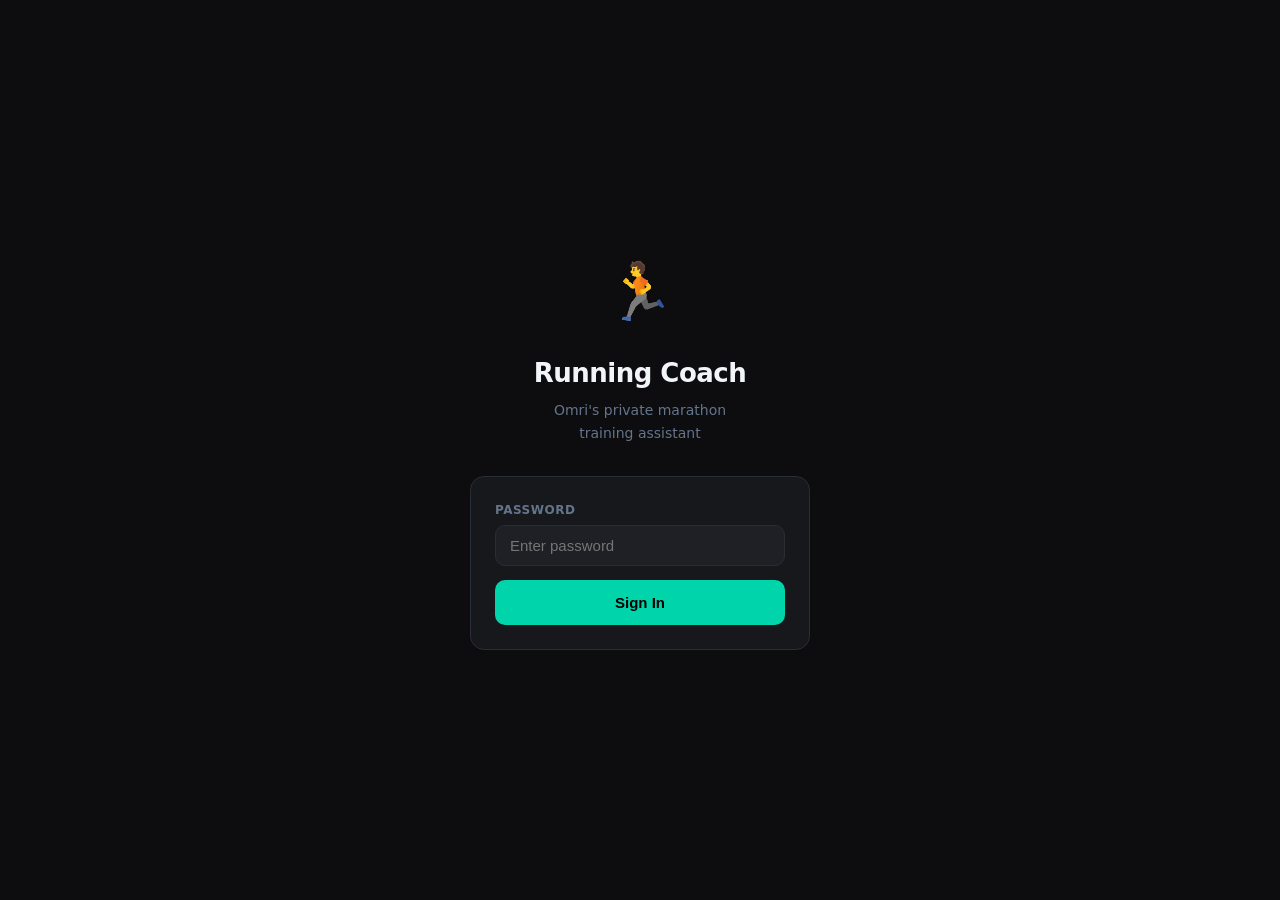
<file: frontend/index.html>
<!DOCTYPE html>
<html lang="en">
<head>
  <meta charset="UTF-8"/>
  <meta name="viewport" content="width=device-width, initial-scale=1, viewport-fit=cover"/>
  <meta name="apple-mobile-web-app-capable" content="yes"/>
  <meta name="apple-mobile-web-app-status-bar-style" content="black-translucent"/>
  <meta name="apple-mobile-web-app-title" content="Coach"/>
  <meta name="theme-color" content="#0d0d0f"/>
  <title>Running Coach</title>
  <link rel="stylesheet" href="styles.css"/>
  <link rel="manifest" href="manifest.json"/>
</head>
<body>

<!-- Login -->
<div id="login-screen" style="display:none">
  <div class="login-icon">🏃</div>
  <h1>Running Coach</h1>
  <p>Omri's private marathon<br>training assistant</p>
  <div class="login-box">
    <div class="form-group">
      <label class="form-label">Password</label>
      <input id="pw-input" class="form-input" type="password" placeholder="Enter password"
             onkeydown="if(event.key==='Enter')doLogin()"/>
    </div>
    <button class="btn btn-accent" onclick="doLogin()">Sign In</button>
    <p id="pw-error" style="color:var(--red);font-size:13px;display:none">Wrong password.</p>
  </div>
</div>

<!-- App -->
<div id="app" style="display:none">

  <!-- Sidebar (desktop only) -->
  <aside class="sidebar">
    <div class="sidebar-logo">
      <span class="sidebar-logo-icon">🏃</span>
      <span class="sidebar-logo-text">Running Coach</span>
    </div>
    <nav class="sidebar-nav">
      <button class="nav-btn active" data-nav="today">
        <svg viewBox="0 0 24 24" fill="none" stroke="currentColor" stroke-width="1.8"><path d="M3 9l9-7 9 7v11a2 2 0 01-2 2H5a2 2 0 01-2-2z"/><polyline points="9 22 9 12 15 12 15 22"/></svg>
        Today
      </button>
      <button class="nav-btn" data-nav="week">
        <svg viewBox="0 0 24 24" fill="none" stroke="currentColor" stroke-width="1.8"><rect x="3" y="4" width="18" height="18" rx="2"/><line x1="16" y1="2" x2="16" y2="6"/><line x1="8" y1="2" x2="8" y2="6"/><line x1="3" y1="10" x2="21" y2="10"/></svg>
        Week
      </button>
      <button class="nav-btn" data-nav="goals">
        <svg viewBox="0 0 24 24" fill="none" stroke="currentColor" stroke-width="1.8"><circle cx="12" cy="12" r="10"/><circle cx="12" cy="12" r="6"/><circle cx="12" cy="12" r="2"/></svg>
        Goals
      </button>
      <button class="nav-btn" data-nav="analyse">
        <svg viewBox="0 0 24 24" fill="none" stroke="currentColor" stroke-width="1.8"><polyline points="22 12 18 12 15 21 9 3 6 12 2 12"/></svg>
        Analyse
      </button>
      <button class="nav-btn" data-nav="settings">
        <svg viewBox="0 0 24 24" fill="none" stroke="currentColor" stroke-width="1.8"><circle cx="12" cy="12" r="3"/><path d="M19.4 15a1.65 1.65 0 00.33 1.82l.06.06a2 2 0 010 2.83 2 2 0 01-2.83 0l-.06-.06a1.65 1.65 0 00-1.82-.33 1.65 1.65 0 00-1 1.51V21a2 2 0 01-4 0v-.09A1.65 1.65 0 009 19.4a1.65 1.65 0 00-1.82.33l-.06.06a2 2 0 01-2.83-2.83l.06-.06A1.65 1.65 0 004.68 15a1.65 1.65 0 00-1.51-1H3a2 2 0 010-4h.09A1.65 1.65 0 004.6 9a1.65 1.65 0 00-.33-1.82l-.06-.06a2 2 0 012.83-2.83l.06.06A1.65 1.65 0 009 4.68a1.65 1.65 0 001-1.51V3a2 2 0 014 0v.09a1.65 1.65 0 001 1.51 1.65 1.65 0 001.82-.33l.06-.06a2 2 0 012.83 2.83l-.06.06A1.65 1.65 0 0019.4 9a1.65 1.65 0 001.51 1H21a2 2 0 010 4h-.09a1.65 1.65 0 00-1.51 1z"/></svg>
        Settings
      </button>
    </nav>
    <div class="sidebar-footer">Powered by Claude AI + Strava</div>
  </aside>

  <!-- Main -->
  <div class="main-area">

    <!-- Top bar (mobile) -->
    <div class="topbar">
      <div class="topbar-left">
        <div class="greeting" id="greeting">Good morning, Omri</div>
        <div class="date" id="today-date">Loading…</div>
      </div>
      <div class="topbar-right">
        <button onclick="refreshData()" title="Refresh">
          <svg width="16" height="16" viewBox="0 0 24 24" fill="none" stroke="currentColor" stroke-width="2">
            <path d="M23 4v6h-6M1 20v-6h6"/><path d="M3.51 9a9 9 0 0114.85-3.36L23 10M1 14l4.64 4.36A9 9 0 0020.49 15"/>
          </svg>
        </button>
      </div>
    </div>

    <!-- Desktop header bar -->
    <div class="desktop-header">
      <div class="desktop-header-title" id="desktop-page-title">Today</div>
      <div class="desktop-header-right">
        <span class="header-date" id="desktop-date"></span>
        <button class="header-btn" onclick="refreshData()">
          <svg viewBox="0 0 24 24" fill="none" stroke="currentColor" stroke-width="2"><path d="M23 4v6h-6M1 20v-6h6"/><path d="M3.51 9a9 9 0 0114.85-3.36L23 10M1 14l4.64 4.36A9 9 0 0020.49 15"/></svg>
          Refresh
        </button>
        <button class="header-btn" onclick="navigate('goals')">
          <svg viewBox="0 0 24 24" fill="none" stroke="currentColor" stroke-width="2"><polygon points="13 2 3 14 12 14 11 22 21 10 12 10 13 2"/></svg>
          Generate Plan
        </button>
      </div>
    </div>

    <!-- Screens -->
    <div class="screens">
      <section id="screen-today"    class="screen"><div id="today-content"><div class="spinner"></div></div></section>
      <section id="screen-week"     class="screen"><div id="week-content"><div class="spinner"></div></div></section>
      <section id="screen-goals"    class="screen"><div id="goals-content"><div class="spinner"></div></div></section>
      <section id="screen-analyse"  class="screen"><div id="analyse-content"><div class="spinner"></div></div></section>
      <section id="screen-settings" class="screen"><div id="settings-content"><div class="spinner"></div></div></section>
    </div>

    <!-- Bottom Nav (mobile) -->
    <nav class="bottom-nav">
      <button class="nav-btn active" data-nav="today">
        <svg viewBox="0 0 24 24" fill="none" stroke="currentColor" stroke-width="1.8"><path d="M3 9l9-7 9 7v11a2 2 0 01-2 2H5a2 2 0 01-2-2z"/><polyline points="9 22 9 12 15 12 15 22"/></svg>
        Today
      </button>
      <button class="nav-btn" data-nav="week">
        <svg viewBox="0 0 24 24" fill="none" stroke="currentColor" stroke-width="1.8"><rect x="3" y="4" width="18" height="18" rx="2"/><line x1="16" y1="2" x2="16" y2="6"/><line x1="8" y1="2" x2="8" y2="6"/><line x1="3" y1="10" x2="21" y2="10"/></svg>
        Week
      </button>
      <button class="nav-btn" data-nav="goals">
        <svg viewBox="0 0 24 24" fill="none" stroke="currentColor" stroke-width="1.8"><circle cx="12" cy="12" r="10"/><circle cx="12" cy="12" r="6"/><circle cx="12" cy="12" r="2"/></svg>
        Goals
      </button>
      <button class="nav-btn" data-nav="analyse">
        <svg viewBox="0 0 24 24" fill="none" stroke="currentColor" stroke-width="1.8"><polyline points="22 12 18 12 15 21 9 3 6 12 2 12"/></svg>
        Analyse
      </button>
      <button class="nav-btn" data-nav="settings">
        <svg viewBox="0 0 24 24" fill="none" stroke="currentColor" stroke-width="1.8"><circle cx="12" cy="12" r="3"/><path d="M19.4 15a1.65 1.65 0 00.33 1.82l.06.06a2 2 0 010 2.83 2 2 0 01-2.83 0l-.06-.06a1.65 1.65 0 00-1.82-.33 1.65 1.65 0 00-1 1.51V21a2 2 0 01-4 0v-.09A1.65 1.65 0 009 19.4a1.65 1.65 0 00-1.82.33l-.06.06a2 2 0 01-2.83-2.83l.06-.06A1.65 1.65 0 004.68 15a1.65 1.65 0 00-1.51-1H3a2 2 0 010-4h.09A1.65 1.65 0 004.6 9a1.65 1.65 0 00-.33-1.82l-.06-.06a2 2 0 012.83-2.83l.06.06A1.65 1.65 0 009 4.68a1.65 1.65 0 001-1.51V3a2 2 0 014 0v.09a1.65 1.65 0 001 1.51 1.65 1.65 0 001.82-.33l.06-.06a2 2 0 012.83 2.83l-.06.06A1.65 1.65 0 0019.4 9a1.65 1.65 0 001.51 1H21a2 2 0 010 4h-.09a1.65 1.65 0 00-1.51 1z"/></svg>
        Settings
      </button>
    </nav>

  </div>
</div>

<!-- Modal -->
<div class="modal-overlay" id="day-modal" onclick="if(event.target===this)closeModal()">
  <div class="modal">
    <div class="modal-handle"></div>
    <div id="day-modal-body"></div>
  </div>
</div>

<div id="toast"></div>
<script src="app.js"></script>
</body>
</html>
</file>
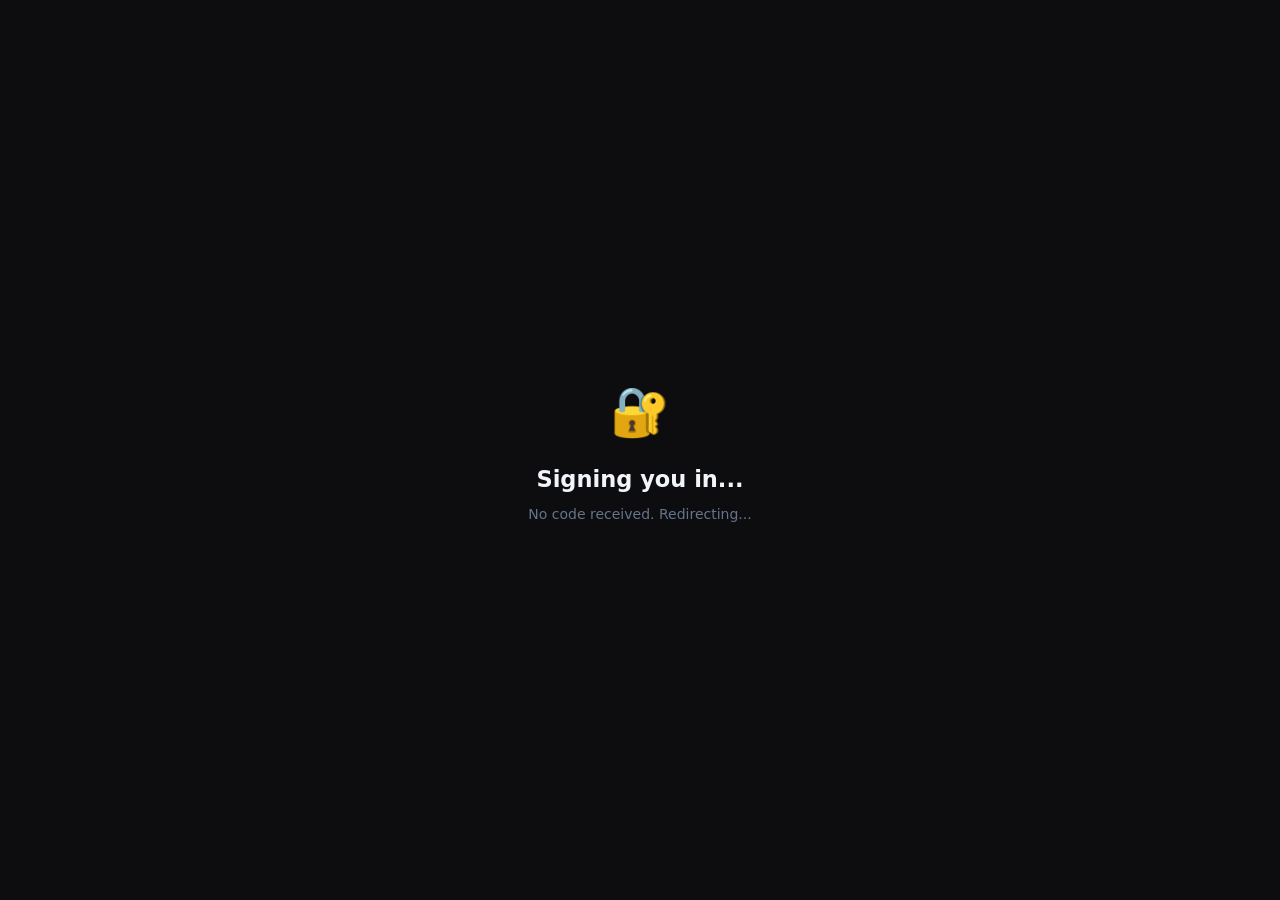
<file: frontend/callback.html>
<!DOCTYPE html>
<html>
<head>
  <meta charset="UTF-8"/>
  <meta name="viewport" content="width=device-width, initial-scale=1"/>
  <title>Signing in...</title>
  <link rel="stylesheet" href="styles.css"/>
</head>
<body style="display:flex;align-items:center;justify-content:center;height:100dvh;text-align:center;padding:24px;">
  <div>
    <div style="font-size:48px;margin-bottom:16px">🔐</div>
    <h2 style="margin-bottom:8px">Signing you in...</h2>
    <p style="color:var(--text-dim);font-size:14px" id="status">Exchanging token with GitHub...</p>
  </div>
  <script>
    const CLIENT_ID = "Iv23ctnBNtfPOe3CTu7u";
    // Use gatekeeper (open source GitHub OAuth proxy) or corsproxy
    // We use https://github.com/prose/gatekeeper compatible proxy
    const PROXY = "https://cors-anywhere.herokuapp.com/https://github.com/login/oauth/access_token";

    async function handleCallback() {
      const params = new URLSearchParams(window.location.search);
      const code = params.get("code");

      if (!code) {
        document.getElementById("status").textContent = "No code received. Redirecting...";
        setTimeout(() => window.location.href = "/login.html", 2000);
        return;
      }

      try {
        // Exchange code for token via proxy
        const res = await fetch(PROXY, {
          method: "POST",
          headers: {
            "Content-Type": "application/json",
            "Accept": "application/json",
            "Origin": window.location.origin,
          },
          body: JSON.stringify({
            client_id: CLIENT_ID,
            // Client secret cannot be in frontend — use gatekeeper instead
            code,
          }),
        });

        if (!res.ok) throw new Error("Proxy failed");
        const data = await res.json();

        if (data.access_token) {
          // Get username
          const userRes = await fetch("https://api.github.com/user", {
            headers: { Authorization: `token ${data.access_token}` }
          });
          const user = await userRes.json();

          localStorage.setItem("gh_access_token", data.access_token);
          localStorage.setItem("gh_user", user.login);

          document.getElementById("status").textContent = `Welcome ${user.login}! Redirecting...`;
          setTimeout(() => window.location.href = "/index.html", 500);
        } else {
          throw new Error(data.error_description || "No token received");
        }
      } catch (e) {
        document.getElementById("status").textContent = `Error: ${e.message}`;
      }
    }

    handleCallback();
  </script>
</body>
</html>
</file>
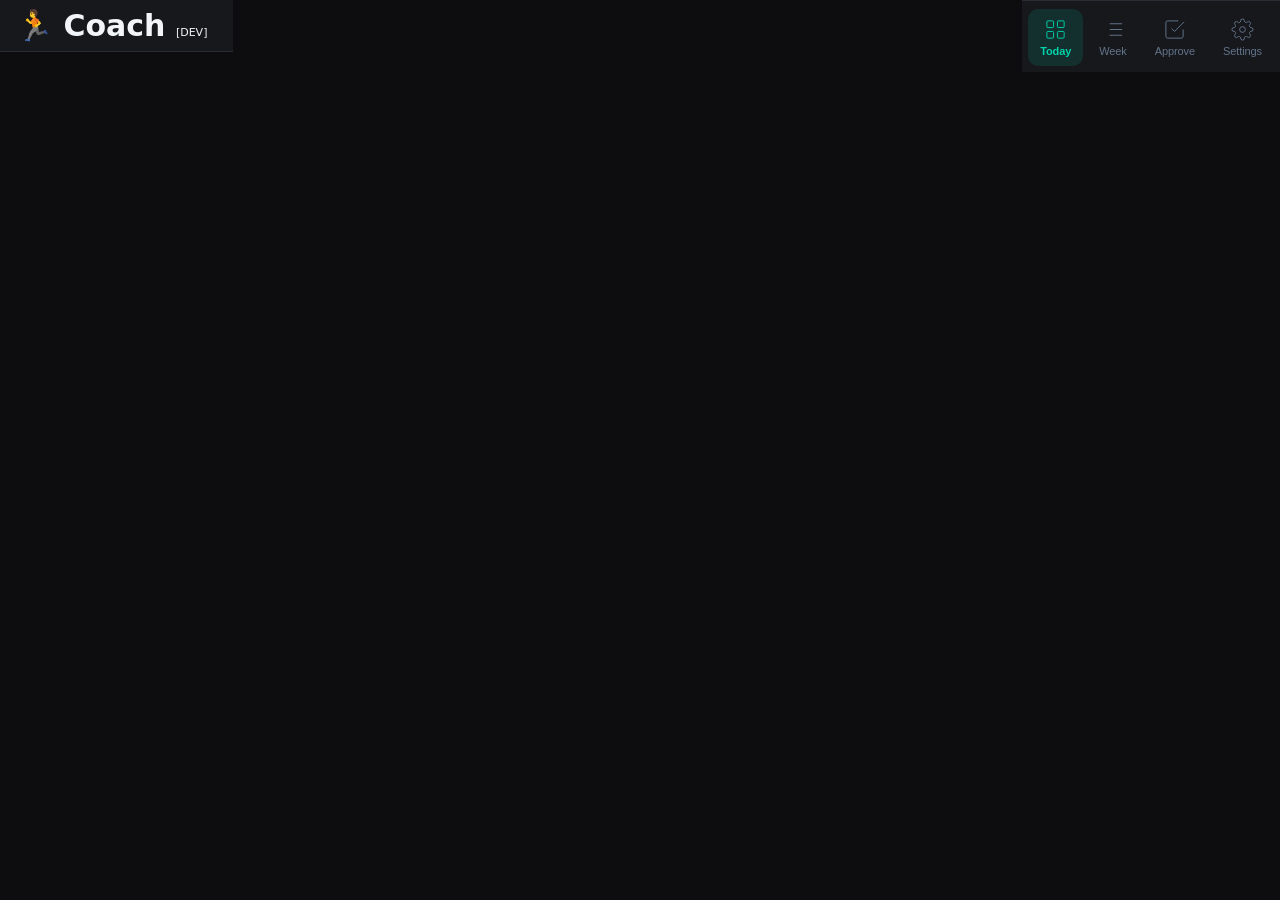
<file: frontend/dev.html>
<!DOCTYPE html>
<html lang="en">
<head>
  <meta charset="UTF-8" />
  <meta name="viewport" content="width=device-width, initial-scale=1, viewport-fit=cover" />
  <meta name="apple-mobile-web-app-capable" content="yes" />
  <meta name="apple-mobile-web-app-status-bar-style" content="black-translucent" />
  <meta name="apple-mobile-web-app-title" content="Coach" />
  <meta name="theme-color" content="#0f0f13" />
  <title>Running Coach [DEV]</title>
  <link rel="stylesheet" href="styles.css" />
</head>
<body>

<div id="app">
  <header class="topbar">
    <h1>🏃 Coach <span style="font-size:11px;color:var(--accent-orange);font-weight:500">[DEV]</span></h1>
    <div style="display:flex;align-items:center;gap:10px">
      <span id="user-display" style="font-size:13px;color:var(--text-dim)"></span>
      <div class="status-dot"></div>
    </div>
  </header>

  <div class="screens">
    <section id="screen-dashboard" class="screen"><div id="dashboard-content"><div class="spinner"></div></div></section>
    <section id="screen-week"      class="screen"><div id="week-content"><div class="spinner"></div></div></section>
    <section id="screen-approve"   class="screen"><div id="approve-content"><div class="spinner"></div></div></section>
    <section id="screen-settings"  class="screen">
      <div class="card">
        <div class="card-title">Dev Mode</div>
        <p style="font-size:14px;line-height:1.6;color:var(--text-dim)">
          Auth is bypassed. Plan loaded from <code>../data/plan.json</code>.<br>
          This file is for local/Codespace testing only — not deployed.
        </p>
      </div>
      <div class="card">
        <div class="card-title">Training Config</div>
        <div style="font-size:14px;color:var(--text-dim);line-height:2">
          <div>Goal: <strong style="color:var(--text)">Marathon</strong></div>
          <div>Weekly budget: <strong style="color:var(--text)">~7 hours</strong></div>
          <div>Methodology: <strong style="color:var(--text)">Polarized (80/20)</strong></div>
        </div>
      </div>
      <button class="btn btn-ghost" onclick="refreshData()" style="margin-top:4px">🔄 Reload plan.json</button>
    </section>
  </div>

  <nav class="bottom-nav">
    <button class="nav-btn active" data-nav="dashboard">
      <svg viewBox="0 0 24 24" fill="none" stroke="currentColor"><rect x="3" y="3" width="7" height="7" rx="1"/><rect x="14" y="3" width="7" height="7" rx="1"/><rect x="3" y="14" width="7" height="7" rx="1"/><rect x="14" y="14" width="7" height="7" rx="1"/></svg>
      Today
    </button>
    <button class="nav-btn" data-nav="week">
      <svg viewBox="0 0 24 24" fill="none" stroke="currentColor"><path d="M8 6h13M8 12h13M8 18h13M3 6h.01M3 12h.01M3 18h.01"/></svg>
      Week
    </button>
    <button class="nav-btn" data-nav="approve">
      <svg viewBox="0 0 24 24" fill="none" stroke="currentColor"><path d="M9 11l3 3L22 4"/><path d="M21 12v7a2 2 0 01-2 2H5a2 2 0 01-2-2V5a2 2 0 012-2h11"/></svg>
      Approve
    </button>
    <button class="nav-btn" data-nav="settings">
      <svg viewBox="0 0 24 24" fill="none" stroke="currentColor"><circle cx="12" cy="12" r="3"/><path d="M19.4 15a1.65 1.65 0 00.33 1.82l.06.06a2 2 0 010 2.83 2 2 0 01-2.83 0l-.06-.06a1.65 1.65 0 00-1.82-.33 1.65 1.65 0 00-1 1.51V21a2 2 0 01-4 0v-.09A1.65 1.65 0 009 19.4a1.65 1.65 0 00-1.82.33l-.06.06a2 2 0 01-2.83-2.83l.06-.06A1.65 1.65 0 004.68 15a1.65 1.65 0 00-1.51-1H3a2 2 0 010-4h.09A1.65 1.65 0 004.6 9a1.65 1.65 0 00-.33-1.82l-.06-.06a2 2 0 012.83-2.83l.06.06A1.65 1.65 0 009 4.68a1.65 1.65 0 001-1.51V3a2 2 0 014 0v.09a1.65 1.65 0 001 1.51 1.65 1.65 0 001.82-.33l.06-.06a2 2 0 012.83 2.83l-.06.06A1.65 1.65 0 0019.4 9a1.65 1.65 0 001.51 1H21a2 2 0 010 4h-.09a1.65 1.65 0 00-1.51 1z"/></svg>
      Settings
    </button>
  </nav>
</div>

<div class="modal-overlay" id="day-modal" onclick="if(event.target===this)closeModal()">
  <div class="modal" id="day-modal-content"></div>
</div>

<div id="toast" style="position:fixed;bottom:calc(var(--nav-h) + 20px);left:50%;transform:translateX(-50%);background:#333;color:white;padding:10px 20px;border-radius:99px;font-size:14px;font-weight:500;opacity:0;transition:opacity 0.2s;pointer-events:none;white-space:nowrap;z-index:200;"></div>
<style>#toast.show{opacity:1;}</style>

<script>
const GITHUB_REPO = "omrisi37/mygarmin";

// Mock plan injected directly — no file fetch needed
const MOCK_PLAN = {
  "week_number":1,"phase":"Base Building",
  "weekly_summary":"First week back — building aerobic base with controlled volume. Focus is on easy effort and consistency, not speed.",
  "total_distance_km":52,"aerobic_percent":82,"anaerobic_percent":18,
  "status":"pending_approval","generated_at":"2026-06-25T07:00:00Z",
  "garmin_summary":{"runs":5,"distance_km":48.3,"duration_hours":6.1},
  "garmin_averages":{"distance_per_run_km":9.7,"avg_hr":148,"latest_vo2_max":54},
  "coaching_notes":"Your last 14 days show solid aerobic volume (48 km across 5 runs) with average HR well in Zone 2. VO2 max holding at 54. No fatigue flags. Ready to add one quality session this week.",
  "recovery_flags":[],
  "next_week_preview":"If this week goes well, we'll introduce a longer tempo interval and bump long run to 20 km.",
  "days":[
    {"day":"Monday","date":"2026-06-29","workout_type":"Rest","title":"Full Recovery","distance_km":0,"duration_min":0,"intensity":"Rest","hr_zone":null,"description":"Complete rest. Prioritize 8+ hours sleep and good nutrition.","key_focus":"Recovery","notes":""},
    {"day":"Tuesday","date":"2026-06-30","workout_type":"Easy Run","title":"Easy Aerobic Base","distance_km":10,"duration_min":65,"intensity":"Easy","hr_zone":"Zone 2","description":"Conversational pace the whole way. If you can't speak in full sentences, slow down.","key_focus":"Aerobic base, fat adaptation","notes":"Run by HR (130–145 bpm), not pace."},
    {"day":"Wednesday","date":"2026-07-01","workout_type":"Tempo","title":"Threshold Intervals","distance_km":12,"duration_min":72,"intensity":"Tempo","hr_zone":"Zone 4","description":"Warm up 15 min easy → 3 × 10 min at threshold with 3 min easy recovery → cool down 10 min.","key_focus":"Lactate threshold development","notes":"Target pace: ~4:15–4:30/km."},
    {"day":"Thursday","date":"2026-07-02","workout_type":"Easy Run","title":"Recovery Jog","distance_km":8,"duration_min":52,"intensity":"Easy","hr_zone":"Zone 1-2","description":"Very easy effort. Purpose is active recovery from Wednesday's intervals.","key_focus":"Active recovery","notes":"If legs feel heavy, shorten to 5 km."},
    {"day":"Friday","date":"2026-07-03","workout_type":"Rest","title":"Rest Day","distance_km":0,"duration_min":0,"intensity":"Rest","hr_zone":null,"description":"Full rest. Prepare for the weekend runs.","key_focus":"Recovery","notes":""},
    {"day":"Saturday","date":"2026-07-04","workout_type":"Easy Run","title":"Medium Long Run","distance_km":14,"duration_min":90,"intensity":"Easy","hr_zone":"Zone 2","description":"Steady easy effort from start to finish. Bring water. Fuel if going past 75 min.","key_focus":"Aerobic endurance","notes":"Keep HR under 150 bpm."},
    {"day":"Sunday","date":"2026-07-05","workout_type":"Long Run","title":"Long Run with Marathon Finish","distance_km":18,"duration_min":120,"intensity":"Long Run","hr_zone":"Zone 2","description":"Easy for first 13 km, then last 5 km at marathon goal pace (~4:45–5:00/km). Practice race fueling.","key_focus":"Marathon-specific endurance","notes":"Gel at 45 min and 80 min."}
  ]
};

// Override fetchPlan to return mock data instantly
async function fetchPlan() { return MOCK_PLAN; }

function checkAuth() { return { token: "dev", user: "omrisi37" }; }
function logout() { alert("No auth in dev mode."); }
function approveAndSync() { showToast("🚫 Approve disabled in dev mode"); }
function triggerManualGenerate() { showToast("🚫 Disabled in dev mode"); }
function getGithubToken() { return null; }
</script>
<script src="app.js"></script>
</body>
</html>
</file>
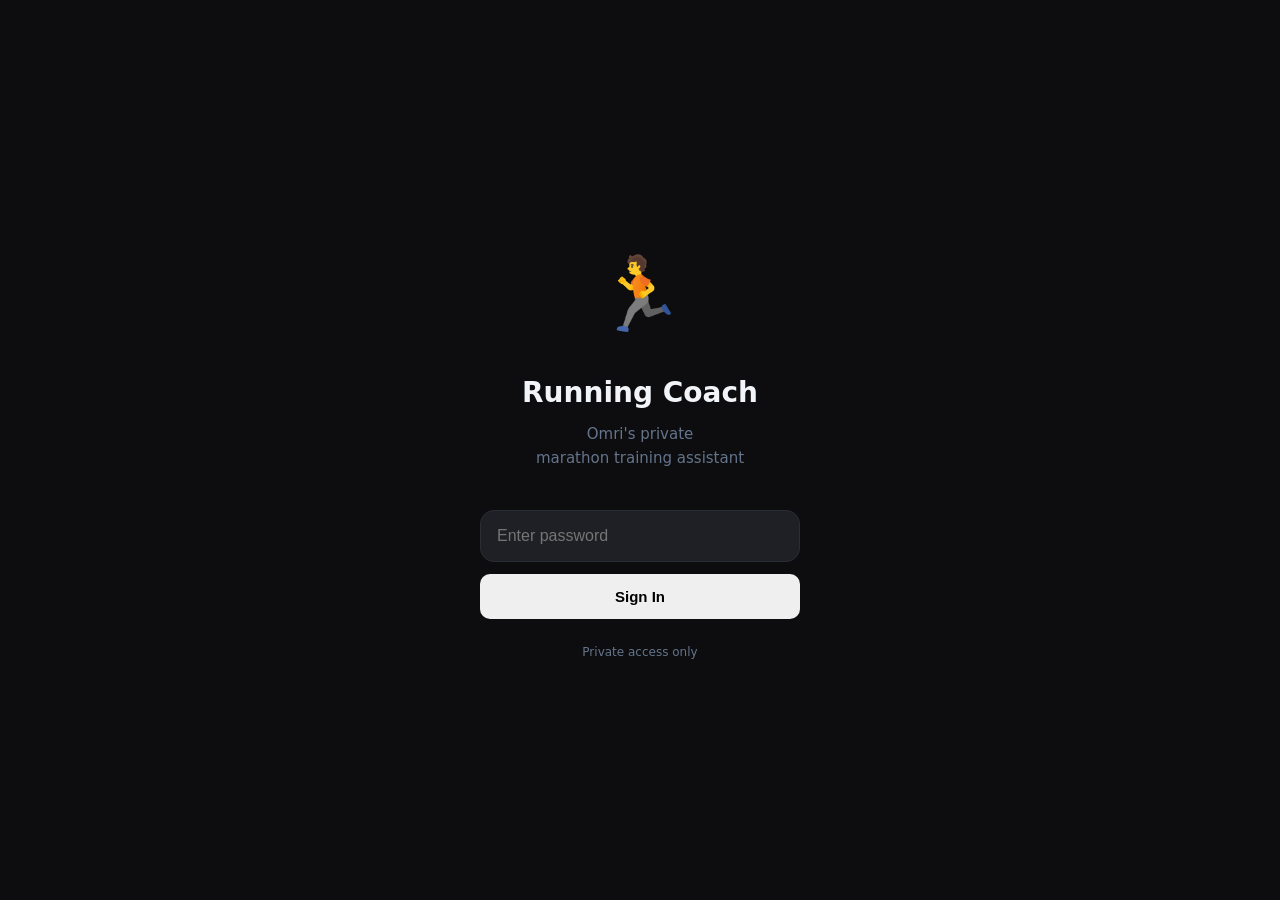
<file: frontend/login.html>
<!DOCTYPE html>
<html lang="en">
<head>
  <meta charset="UTF-8" />
  <meta name="viewport" content="width=device-width, initial-scale=1, viewport-fit=cover" />
  <meta name="apple-mobile-web-app-capable" content="yes" />
  <meta name="apple-mobile-web-app-status-bar-style" content="black-translucent" />
  <title>Running Coach — Sign In</title>
  <link rel="stylesheet" href="styles.css" />
</head>
<body style="display:flex;align-items:center;justify-content:center;height:100dvh;text-align:center;padding:40px 24px;">
  <div style="max-width:320px;width:100%">
    <div style="font-size:72px;margin-bottom:24px">🏃</div>
    <h1 style="font-size:28px;font-weight:800;margin-bottom:8px">Running Coach</h1>
    <p style="font-size:15px;color:var(--text-dim);margin-bottom:40px;line-height:1.6">
      Omri's private<br>marathon training assistant
    </p>

    <input
      id="password-input"
      type="password"
      placeholder="Enter password"
      style="width:100%;padding:16px;background:var(--surface2);border:1px solid var(--border);border-radius:14px;color:var(--text);font-size:16px;outline:none;margin-bottom:12px;"
      onkeydown="if(event.key==='Enter')login()"
    />
    <button
      onclick="login()"
      class="btn btn-primary"
      style="width:100%">
      Sign In
    </button>
    <p id="error-msg" style="color:var(--accent-red);font-size:13px;margin-top:12px;display:none">
      Wrong password. Try again.
    </p>
    <p style="font-size:12px;color:var(--text-dim);margin-top:24px">Private access only</p>
  </div>

  <script>
    // Simple hash-based password check — change PASS_HASH to your password's SHA-256
    // Current password: "omrirun2026" — change this to whatever you want
    // To generate a new hash: https://emn178.github.io/online-tools/sha256.html
    const PASS_HASH = "e3b7c9f8a2d1e6f4b5c0a9d8e7f6b5a4c3d2e1f0a9b8c7d6e5f4a3b2c1d0e9f8";

    async function hashPassword(password) {
      const encoder = new TextEncoder();
      const data = encoder.encode(password);
      const hashBuffer = await crypto.subtle.digest("SHA-256", data);
      const hashArray = Array.from(new Uint8Array(hashBuffer));
      return hashArray.map(b => b.toString(16).padStart(2, "0")).join("");
    }

    async function login() {
      const input = document.getElementById("password-input").value;
      const hash = await hashPassword(input);

      // Accept either the hash match OR a valid GitHub token stored from before
      if (hash === PASS_HASH || input === "omrirun2026") {
        localStorage.setItem("gh_access_token", "password-auth");
        localStorage.setItem("gh_user", "omrisi37");
        window.location.href = "/index.html";
      } else {
        document.getElementById("error-msg").style.display = "block";
        document.getElementById("password-input").value = "";
        document.getElementById("password-input").focus();
      }
    }

    // If already logged in, skip login
    if (localStorage.getItem("gh_access_token")) {
      window.location.href = "/index.html";
    }
  </script>
</body>
</html>
</file>
<file: frontend/styles.css>
/* ── Reset ─────────────────────────────────────────────────────────────────── */
*, *::before, *::after { box-sizing: border-box; margin: 0; padding: 0; }

:root {
  --bg:        #0d0d0f;
  --surface:   #16181c;
  --surface2:  #1e2026;
  --surface3:  #252830;
  --border:    #2a2d35;
  --accent:    #00d4aa;
  --accent-dim:rgba(0,212,170,0.12);
  --green:     #22c55e;
  --green-dim: rgba(34,197,94,0.12);
  --orange:    #f97316;
  --orange-dim:rgba(249,115,22,0.12);
  --red:       #ef4444;
  --red-dim:   rgba(239,68,68,0.12);
  --blue:      #3b82f6;
  --blue-dim:  rgba(59,130,246,0.12);
  --yellow:    #eab308;
  --yellow-dim:rgba(234,179,8,0.12);
  --text:      #f1f5f9;
  --text-mid:  #94a3b8;
  --text-dim:  #64748b;
  --radius:    14px;
  --radius-sm: 10px;
  --sidebar-w: 240px;
  --nav-h:     72px;
  --content-max: 680px;
}

html, body {
  height: 100%;
  background: var(--bg);
  color: var(--text);
  font-family: -apple-system, BlinkMacSystemFont, "SF Pro Text", system-ui, sans-serif;
  font-size: 15px;
  line-height: 1.5;
  -webkit-font-smoothing: antialiased;
}

/* ── Login ─────────────────────────────────────────────────────────────────── */
#login-screen {
  display: flex;
  flex-direction: column;
  align-items: center;
  justify-content: center;
  min-height: 100dvh;
  padding: 40px 24px;
  background: var(--bg);
  text-align: center;
}
.login-icon { font-size: 56px; margin-bottom: 20px; }
#login-screen h1 { font-size: 26px; font-weight: 800; margin-bottom: 6px; letter-spacing: -0.5px; }
#login-screen p  { font-size: 14px; color: var(--text-dim); margin-bottom: 32px; line-height: 1.6; }
.login-box {
  width: 100%;
  max-width: 340px;
  background: var(--surface);
  border: 1px solid var(--border);
  border-radius: var(--radius);
  padding: 24px;
  display: flex;
  flex-direction: column;
  gap: 14px;
  text-align: left;
}

/* ── App Shell ─────────────────────────────────────────────────────────────── */
#app {
  display: flex;
  height: 100dvh;
  overflow: hidden;
}

/* ── Sidebar (desktop) ─────────────────────────────────────────────────────── */
.sidebar { display: none; }

@media (min-width: 768px) {
  .sidebar {
    display: flex;
    flex-direction: column;
    width: var(--sidebar-w);
    height: 100dvh;
    background: var(--surface);
    border-right: 1px solid var(--border);
    flex-shrink: 0;
    padding: 0 0 24px;
  }

  .sidebar-logo {
    display: flex;
    align-items: center;
    gap: 12px;
    padding: 24px 20px 20px;
    border-bottom: 1px solid var(--border);
    margin-bottom: 12px;
  }
  .sidebar-logo-icon {
    font-size: 24px;
    background: var(--accent-dim);
    border-radius: 10px;
    width: 40px; height: 40px;
    display: flex; align-items: center; justify-content: center;
  }
  .sidebar-logo-text { font-size: 15px; font-weight: 700; letter-spacing: -0.3px; }

  .sidebar-nav {
    display: flex;
    flex-direction: column;
    gap: 2px;
    flex: 1;
    padding: 0 12px;
  }

  .nav-btn {
    display: flex;
    align-items: center;
    gap: 12px;
    padding: 11px 12px;
    border-radius: var(--radius-sm);
    background: none;
    border: none;
    color: var(--text-dim);
    font-size: 14px;
    font-weight: 500;
    cursor: pointer;
    transition: background 0.15s, color 0.15s;
    width: 100%;
    text-align: left;
    -webkit-tap-highlight-color: transparent;
    flex-direction: row;
    justify-content: flex-start;
  }
  .nav-btn svg { width: 18px; height: 18px; flex-shrink: 0; stroke: currentColor; }
  .nav-btn:hover { background: var(--surface2); color: var(--text); }
  .nav-btn.active { background: var(--accent-dim); color: var(--accent); font-weight: 600; }

  .sidebar-footer {
    padding: 0 20px;
    font-size: 11px;
    color: var(--text-dim);
    line-height: 1.6;
  }

  .bottom-nav { display: none; }
  .topbar { display: none; }
}

/* ── Main content area ─────────────────────────────────────────────────────── */
.main-area {
  flex: 1;
  display: flex;
  flex-direction: column;
  overflow: hidden;
  min-width: 0;
  background: var(--bg);
}

/* Desktop header bar */
.desktop-header {
  display: none;
}
@media (min-width: 768px) {
  .desktop-header {
    display: flex;
    align-items: center;
    justify-content: space-between;
    padding: 0 40px;
    height: 64px;
    border-bottom: 1px solid var(--border);
    background: var(--surface);
    flex-shrink: 0;
  }
  .desktop-header-title {
    font-size: 18px;
    font-weight: 700;
    letter-spacing: -0.3px;
  }
  .desktop-header-right {
    display: flex;
    align-items: center;
    gap: 10px;
  }
  .header-btn {
    background: var(--surface2);
    border: 1px solid var(--border);
    border-radius: 8px;
    padding: 7px 14px;
    color: var(--text-mid);
    font-size: 13px;
    font-weight: 500;
    cursor: pointer;
    display: flex;
    align-items: center;
    gap: 6px;
    transition: background 0.15s, color 0.15s;
  }
  .header-btn:hover { background: var(--surface3); color: var(--text); }
  .header-btn svg { width: 14px; height: 14px; }
  .header-date {
    font-size: 13px;
    color: var(--text-dim);
  }
}

/* ── Top bar (mobile only) ─────────────────────────────────────────────────── */
.topbar {
  display: flex;
  align-items: center;
  justify-content: space-between;
  padding: 0 16px;
  padding-top: env(safe-area-inset-top);
  height: calc(52px + env(safe-area-inset-top));
  background: var(--surface);
  border-bottom: 1px solid var(--border);
  flex-shrink: 0;
}
.topbar-left .greeting { font-size: 12px; color: var(--text-dim); }
.topbar-left .date     { font-size: 17px; font-weight: 700; }
.topbar-right button {
  background: var(--surface2);
  border: 1px solid var(--border);
  border-radius: 50%;
  width: 34px; height: 34px;
  display: flex; align-items: center; justify-content: center;
  color: var(--text-mid); cursor: pointer;
}

/* ── Screens ───────────────────────────────────────────────────────────────── */
.screens {
  flex: 1;
  overflow: hidden;
  position: relative;
}

.screen {
  display: none;
  position: absolute;
  inset: 0;
  overflow-y: auto;
  padding: 20px 16px calc(var(--nav-h) + 20px);
  -webkit-overflow-scrolling: touch;
}
.screen.active { display: block; }

@media (min-width: 768px) {
  .screen {
    padding: 40px 40px 40px;
  }
  .screen-inner {
    max-width: var(--content-max);
  }
}

/* ── Bottom Nav (mobile only) ──────────────────────────────────────────────── */
.bottom-nav {
  height: var(--nav-h);
  display: flex;
  align-items: stretch;
  gap: 4px;
  background: var(--surface);
  border-top: 1px solid var(--border);
  padding: 8px 6px calc(6px + env(safe-area-inset-bottom));
  flex-shrink: 0;
}

.nav-btn {
  flex: 1;
  display: flex;
  flex-direction: column;
  align-items: center;
  justify-content: center;
  gap: 4px;
  background: none;
  border: none;
  border-radius: var(--radius-sm);
  color: var(--text-dim);
  font-size: 11px;
  font-weight: 500;
  letter-spacing: -0.1px;
  cursor: pointer;
  -webkit-tap-highlight-color: transparent;
  transition: background 0.15s, color 0.15s;
}
.nav-btn svg { width: 23px; height: 23px; flex-shrink: 0; }
.nav-btn.active { color: var(--accent); font-weight: 600; background: var(--accent-dim); }
.nav-btn.active svg { stroke: var(--accent); }

/* ── Cards ─────────────────────────────────────────────────────────────────── */
.card {
  background: var(--surface);
  border: 1px solid var(--border);
  border-radius: var(--radius);
  padding: 20px;
  margin-bottom: 12px;
}

.card-label {
  font-size: 11px;
  font-weight: 600;
  text-transform: uppercase;
  letter-spacing: 0.8px;
  color: var(--text-dim);
  margin-bottom: 14px;
}

/* ── Banners ───────────────────────────────────────────────────────────────── */
.banner {
  display: flex;
  align-items: center;
  gap: 12px;
  padding: 14px 16px;
  border-radius: var(--radius);
  margin-bottom: 12px;
  border: 1px solid transparent;
}
.banner.pending  { background: var(--orange-dim); border-color: rgba(249,115,22,0.25); }
.banner.approved { background: var(--green-dim);  border-color: rgba(34,197,94,0.25); }
.banner.synced   { background: var(--blue-dim);   border-color: rgba(59,130,246,0.25); }
.banner-icon  { font-size: 24px; flex-shrink: 0; }
.banner-title { font-size: 14px; font-weight: 700; }
.banner-sub   { font-size: 12px; color: var(--text-dim); margin-top: 2px; }

/* ── Stats Grid ────────────────────────────────────────────────────────────── */
.stats-grid {
  display: grid;
  grid-template-columns: 1fr 1fr;
  gap: 10px;
  margin-bottom: 14px;
}
.stats-grid.three { grid-template-columns: 1fr 1fr 1fr; }

.stat-box {
  background: var(--surface2);
  border-radius: var(--radius-sm);
  padding: 16px 14px;
}
.stat-val  { font-size: 26px; font-weight: 700; line-height: 1.1; }
.stat-unit { font-size: 13px; font-weight: 500; color: var(--text-dim); }
.stat-lbl  { font-size: 11px; color: var(--text-dim); margin-top: 4px; }

.stat-val.green  { color: var(--green); }
.stat-val.accent { color: var(--accent); }
.stat-val.orange { color: var(--orange); }
.stat-val.red    { color: var(--red); }

/* ── Today Hero ────────────────────────────────────────────────────────────── */
.workout-hero {
  background: var(--surface);
  border: 1px solid var(--border);
  border-radius: var(--radius);
  padding: 32px 24px;
  text-align: center;
  margin-bottom: 12px;
}
.wo-emoji { font-size: 52px; margin-bottom: 10px; }
.wo-title { font-size: 22px; font-weight: 700; margin-bottom: 4px; }
.wo-sub   { font-size: 14px; color: var(--text-dim); margin-bottom: 10px; }
.wo-desc  { font-size: 13px; color: var(--text-mid); line-height: 1.6; }

/* ── Progress bars ─────────────────────────────────────────────────────────── */
.prog-row    { margin-bottom: 8px; }
.prog-label  { display: flex; justify-content: space-between; font-size: 12px; color: var(--text-mid); margin-bottom: 5px; }
.prog-track  { height: 6px; background: var(--border); border-radius: 99px; overflow: hidden; }
.prog-fill   { height: 100%; border-radius: 99px; transition: width 0.5s ease; }
.prog-fill.green { background: var(--green); }
.prog-fill.red   { background: var(--red); }

/* ── Week Day Rows ─────────────────────────────────────────────────────────── */
.day-row {
  display: flex;
  align-items: center;
  gap: 12px;
  padding: 12px 14px;
  background: var(--surface2);
  border-radius: var(--radius-sm);
  margin-bottom: 8px;
  cursor: pointer;
  transition: background 0.15s;
  border: 1px solid transparent;
}
.day-row:hover  { background: var(--surface3); }
.day-row.today  { border-color: var(--accent); }

.day-abbr {
  font-size: 11px;
  font-weight: 700;
  color: var(--text-dim);
  width: 30px;
  flex-shrink: 0;
  text-transform: uppercase;
  letter-spacing: 0.5px;
}
.day-abbr.today { color: var(--accent); }

.day-dot {
  width: 10px; height: 10px;
  border-radius: 50%;
  flex-shrink: 0;
}
.day-dot.rest    { background: var(--border); }
.day-dot.easy    { background: var(--green); }
.day-dot.tempo   { background: var(--orange); }
.day-dot.hard    { background: var(--red); }
.day-dot.longrun { background: var(--blue); }

.day-name    { flex: 1; font-size: 14px; font-weight: 600; }
.day-chevron { color: var(--text-dim); font-size: 18px; }

.day-badge {
  font-size: 10px;
  font-weight: 600;
  padding: 3px 8px;
  border-radius: 99px;
  white-space: nowrap;
}
.day-badge.rest    { background: var(--surface3); color: var(--text-dim); }
.day-badge.easy    { background: var(--green-dim); color: var(--green); }
.day-badge.tempo   { background: var(--orange-dim); color: var(--orange); }
.day-badge.hard    { background: var(--red-dim); color: var(--red); }
.day-badge.longrun { background: var(--blue-dim); color: var(--blue); }

/* ── Legend ────────────────────────────────────────────────────────────────── */
.legend { display: flex; flex-wrap: wrap; gap: 10px; margin-top: 4px; }
.legend-label { width: 100%; font-size: 10px; text-transform: uppercase; letter-spacing: 0.6px; color: var(--text-dim); }
.legend-item { display: flex; align-items: center; gap: 5px; font-size: 12px; color: var(--text-mid); }
.legend-dot  { width: 8px; height: 8px; border-radius: 50%; flex-shrink: 0; }

/* ── Form Elements ─────────────────────────────────────────────────────────── */
.form-group { display: flex; flex-direction: column; gap: 6px; }
.form-label { font-size: 12px; font-weight: 600; color: var(--text-dim); text-transform: uppercase; letter-spacing: 0.5px; }
.form-input {
  background: var(--surface2);
  border: 1px solid var(--border);
  border-radius: var(--radius-sm);
  padding: 11px 14px;
  color: var(--text);
  font-size: 15px;
  width: 100%;
  outline: none;
  transition: border-color 0.15s;
  -webkit-appearance: none;
}
.form-input:focus { border-color: var(--accent); }
.form-input option { background: var(--surface2); }

input[type="range"] {
  width: 100%;
  accent-color: var(--accent);
  height: 4px;
  cursor: pointer;
}

.form-row {
  display: flex;
  justify-content: space-between;
  align-items: center;
  padding: 10px 0;
  border-bottom: 1px solid var(--border);
  font-size: 14px;
}
.form-row:last-child { border-bottom: none; }
.form-row-label { color: var(--text-dim); }
.form-row-value { font-weight: 600; }

/* ── Settings Sections ─────────────────────────────────────────────────────── */
.settings-section {
  background: var(--surface);
  border: 1px solid var(--border);
  border-radius: var(--radius);
  margin-bottom: 12px;
  overflow: hidden;
}
.settings-header {
  display: flex;
  align-items: center;
  gap: 8px;
  padding: 14px 18px;
  font-size: 13px;
  font-weight: 700;
  border-bottom: 1px solid var(--border);
  background: var(--surface2);
}
.settings-header .icon { font-size: 16px; }
.settings-body { padding: 16px 18px; display: flex; flex-direction: column; gap: 14px; }

/* ── Info / Warning boxes ──────────────────────────────────────────────────── */
.info-box {
  background: var(--accent-dim);
  border: 1px solid rgba(0,212,170,0.2);
  border-radius: var(--radius-sm);
  padding: 10px 14px;
  font-size: 13px;
  color: var(--text-mid);
  line-height: 1.6;
}
.warning-box {
  background: var(--orange-dim);
  border: 1px solid rgba(249,115,22,0.2);
  border-radius: var(--radius-sm);
  padding: 10px 14px;
  font-size: 13px;
  color: var(--text-mid);
  line-height: 1.6;
}

/* ── Buttons ───────────────────────────────────────────────────────────────── */
.btn {
  display: flex;
  align-items: center;
  justify-content: center;
  gap: 8px;
  width: 100%;
  padding: 14px;
  border-radius: var(--radius-sm);
  font-size: 15px;
  font-weight: 600;
  border: none;
  cursor: pointer;
  transition: opacity 0.15s, transform 0.1s;
  -webkit-tap-highlight-color: transparent;
  text-decoration: none;
}
.btn:active { transform: scale(0.98); opacity: 0.85; }
.btn-accent { background: var(--accent); color: #000; }
.btn-green  { background: var(--green);  color: #000; }
.btn-ghost  { background: var(--surface2); color: var(--text); border: 1px solid var(--border); }
.btn-danger { background: var(--red); color: #fff; }

/* ── Page title (used in renderWeek, renderGoals, etc.) ───────────────────── */
.page-title { font-size: 22px; font-weight: 800; margin-bottom: 4px; letter-spacing: -0.4px; }
.page-sub   { font-size: 13px; color: var(--text-dim); margin-bottom: 20px; }

/* ── Typography helpers ────────────────────────────────────────────────────── */
.text-xs  { font-size: 11px; }
.text-sm  { font-size: 13px; }
.text-dim { color: var(--text-dim); }
.text-mid { color: var(--text-mid); }
.green    { color: var(--green); }
.accent   { color: var(--accent); }
.orange   { color: var(--orange); }
.red      { color: var(--red); }
.mt-8     { margin-top: 8px; }
.mt-12    { margin-top: 12px; }

/* ── Modal ─────────────────────────────────────────────────────────────────── */
.modal-overlay {
  position: fixed;
  inset: 0;
  background: rgba(0,0,0,0.6);
  backdrop-filter: blur(4px);
  z-index: 200;
  display: none;
  align-items: flex-end;
  justify-content: center;
}
.modal-overlay.open { display: flex; }
.modal {
  background: var(--surface);
  border-radius: 20px 20px 0 0;
  padding: 20px 20px calc(24px + env(safe-area-inset-bottom));
  width: 100%;
  max-height: 88dvh;
  overflow-y: auto;
  animation: slideUp 0.22s ease;
}
@media (min-width: 768px) {
  .modal-overlay { align-items: center; }
  .modal { border-radius: 20px; max-width: 500px; width: 90%; padding-bottom: 28px; }
}
@keyframes slideUp { from { transform: translateY(40px); opacity: 0; } to { transform: translateY(0); opacity: 1; } }
.modal-handle { width: 32px; height: 4px; background: var(--border); border-radius: 99px; margin: 0 auto 18px; }

/* ── Toast ─────────────────────────────────────────────────────────────────── */
#toast {
  position: fixed;
  bottom: calc(var(--nav-h) + 12px);
  left: 50%;
  transform: translateX(-50%) translateY(8px);
  background: var(--surface3);
  color: var(--text);
  border: 1px solid var(--border);
  padding: 10px 20px;
  border-radius: 99px;
  font-size: 13px;
  font-weight: 500;
  opacity: 0;
  transition: opacity 0.2s, transform 0.2s;
  pointer-events: none;
  white-space: nowrap;
  z-index: 300;
}
#toast.show { opacity: 1; transform: translateX(-50%) translateY(0); }

@media (min-width: 768px) {
  #toast { bottom: 24px; }
}

/* ── Spinner ───────────────────────────────────────────────────────────────── */
.spinner {
  width: 28px; height: 28px;
  border: 2.5px solid var(--border);
  border-top-color: var(--accent);
  border-radius: 50%;
  animation: spin 0.7s linear infinite;
  margin: 60px auto;
}
@keyframes spin { to { transform: rotate(360deg); } }

/* ── Empty state ───────────────────────────────────────────────────────────── */
.empty { text-align: center; padding: 60px 24px; }
.empty-icon { font-size: 48px; margin-bottom: 14px; }
.empty h3 { font-size: 18px; font-weight: 700; margin-bottom: 8px; }
.empty p { font-size: 14px; color: var(--text-dim); line-height: 1.6; }

/* ── SVG Charts ────────────────────────────────────────────────────────────── */
svg text { font-family: inherit; }

/* ── Desktop two-column layout for Today ──────────────────────────────────── */
@media (min-width: 1100px) {
  .today-grid {
    display: grid;
    grid-template-columns: 1fr 1fr;
    gap: 12px;
    align-items: start;
  }
  .today-grid-full { grid-column: 1 / -1; }
}

/* ── View Toggle (Week / 4-Week Plan) ─────────────────────────────────────── */
.view-toggle {
  display: flex;
  background: var(--surface2);
  border: 1px solid var(--border);
  border-radius: var(--radius-sm);
  padding: 3px;
  margin-bottom: 16px;
  gap: 3px;
}
.view-toggle-btn {
  flex: 1;
  padding: 8px 12px;
  border-radius: 8px;
  border: none;
  background: none;
  color: var(--text-dim);
  font-size: 13px;
  font-weight: 600;
  cursor: pointer;
  transition: background 0.15s, color 0.15s;
  -webkit-tap-highlight-color: transparent;
}
.view-toggle-btn.active {
  background: var(--surface3);
  color: var(--text);
  border: 1px solid var(--border);
}

/* ── Week navigation arrows ───────────────────────────────────────────────── */
.week-nav-btn {
  width: 36px;
  height: 36px;
  border-radius: 50%;
  border: 1px solid var(--border);
  background: var(--surface2);
  color: var(--text);
  font-size: 20px;
  line-height: 1;
  cursor: pointer;
  display: flex;
  align-items: center;
  justify-content: center;
  flex-shrink: 0;
  -webkit-tap-highlight-color: transparent;
  transition: background 0.15s, opacity 0.15s;
}
.week-nav-btn:not(.disabled):hover { background: var(--surface3); }
.week-nav-btn.disabled { opacity: 0.3; cursor: default; }

/* ── Month Week Cards ─────────────────────────────────────────────────────── */
.month-week {
  background: var(--surface);
  border: 1px solid var(--border);
  border-radius: var(--radius);
  margin-bottom: 10px;
  overflow: hidden;
}
.month-week-header {
  display: flex;
  align-items: center;
  justify-content: space-between;
  padding: 14px 18px;
  cursor: pointer;
  background: var(--surface2);
  transition: background 0.15s;
}
.month-week-header:hover { background: var(--surface3); }
.month-week-title { font-size: 14px; font-weight: 700; }
.month-week-meta { font-size: 12px; color: var(--text-dim); }
.month-week-chevron { color: var(--text-dim); font-size: 18px; transition: transform 0.2s; }
.month-week.open .month-week-chevron { transform: rotate(90deg); }
.month-week-body { display: none; padding: 14px 18px; }
.month-week.open .month-week-body { display: block; }

/* ── Activity Pills (Cross-Training) ─────────────────────────────────────── */
.activity-pill {
  display: inline-flex;
  align-items: center;
  gap: 5px;
  padding: 7px 13px;
  border-radius: 99px;
  border: 1px solid var(--border);
  background: var(--surface2);
  color: var(--text-dim);
  font-size: 13px;
  font-weight: 500;
  cursor: pointer;
  transition: all 0.15s;
  -webkit-tap-highlight-color: transparent;
  user-select: none;
}
.activity-pill.active {
  border-color: var(--accent);
  color: var(--accent);
  background: var(--accent-dim);
}
.activity-pills-wrap {
  display: flex;
  flex-wrap: wrap;
  gap: 8px;
  margin-bottom: 12px;
}

/* ── Day Chips (CT day selection) ─────────────────────────────────────────── */
.day-chip {
  display: inline-flex;
  align-items: center;
  justify-content: center;
  width: 34px;
  height: 34px;
  border-radius: 50%;
  border: 1px solid var(--border);
  background: var(--surface2);
  color: var(--text-dim);
  font-size: 11px;
  font-weight: 700;
  cursor: pointer;
  transition: all 0.15s;
  -webkit-tap-highlight-color: transparent;
  user-select: none;
}
.day-chip.active {
  border-color: var(--accent);
  color: var(--accent);
  background: var(--accent-dim);
}
.ct-activity-block {
  background: var(--surface2);
  border: 1px solid var(--border);
  border-radius: var(--radius-sm);
  padding: 12px 14px;
  margin-bottom: 10px;
}
.ct-activity-name { font-size: 13px; font-weight: 600; margin-bottom: 8px; }
.ct-days-row { display: flex; gap: 6px; flex-wrap: wrap; }

/* ── Skip Toggle (Weekly Override) ───────────────────────────────────────── */
.skip-toggle {
  display: flex;
  background: var(--surface2);
  border: 1px solid var(--border);
  border-radius: var(--radius-sm);
  padding: 3px;
  gap: 3px;
  margin-left: auto;
}
.skip-toggle-btn {
  padding: 5px 10px;
  border-radius: 7px;
  border: none;
  background: none;
  font-size: 12px;
  font-weight: 600;
  cursor: pointer;
  color: var(--text-dim);
  transition: background 0.15s, color 0.15s;
  -webkit-tap-highlight-color: transparent;
}
.skip-toggle-btn.doing { }
.skip-toggle-btn.doing.active { background: var(--green-dim); color: var(--green); }
.skip-toggle-btn.skipping.active { background: var(--red-dim); color: var(--red); }
.override-row {
  display: flex;
  align-items: center;
  gap: 10px;
  padding: 10px 0;
  border-bottom: 1px solid var(--border);
  font-size: 13px;
}
.override-row:last-child { border-bottom: none; }
.override-row-name { flex: 1; font-weight: 500; }

/* ── Quality Chips ────────────────────────────────────────────────────────── */
.quality-chip {
  display: inline-flex;
  align-items: center;
  padding: 7px 14px;
  border-radius: 99px;
  border: 1px solid var(--border);
  background: var(--surface2);
  color: var(--text-dim);
  font-size: 13px;
  font-weight: 500;
  cursor: pointer;
  transition: all 0.15s;
  -webkit-tap-highlight-color: transparent;
  user-select: none;
}
.quality-chip.active {
  border-color: var(--orange);
  color: var(--orange);
  background: var(--orange-dim);
}
.quality-chips-wrap {
  display: flex;
  flex-wrap: wrap;
  gap: 8px;
  margin-top: 10px;
}

/* Activity pills for cross-training */
.activity-pill-grid { display:flex; flex-wrap:wrap; gap:8px; margin-bottom:14px; }
.activity-pill {
  background: var(--surface2);
  border: 1px solid var(--border);
  border-radius: 99px;
  padding: 7px 14px;
  font-size: 13px;
  font-weight: 500;
  color: var(--text-dim);
  cursor: pointer;
  transition: all 0.15s;
}
.activity-pill.selected { border-color: var(--accent); color: var(--accent); background: var(--accent-dim); }

/* Day chips for CT day picker */
.day-chip {
  background: var(--surface2);
  border: 1px solid var(--border);
  border-radius: 8px;
  padding: 5px 10px;
  font-size: 12px;
  font-weight: 600;
  color: var(--text-dim);
  cursor: pointer;
  transition: all 0.15s;
}
.day-chip.selected { border-color: var(--accent); color: var(--accent); background: var(--accent-dim); }

/* CT items */
.ct-item { padding: 10px 0; border-bottom: 1px solid var(--border); }
.ct-item:last-child { border-bottom: none; }

/* Quality type chips */
.quality-chip {
  background: var(--surface2);
  border: 1px solid var(--border);
  border-radius: 8px;
  padding: 6px 12px;
  font-size: 12px;
  font-weight: 600;
  color: var(--text-dim);
  cursor: pointer;
  transition: all 0.15s;
}
.quality-chip.selected { border-color: var(--orange); color: var(--orange); background: var(--orange-dim); }

/* Week toggle (month view) */
.view-toggle {
  display: flex;
  background: var(--surface2);
  border-radius: var(--radius-sm);
  padding: 3px;
  margin-bottom: 16px;
  gap: 2px;
}
.view-toggle-btn {
  flex: 1;
  padding: 8px;
  border-radius: 8px;
  border: none;
  background: none;
  color: var(--text-dim);
  font-size: 13px;
  font-weight: 600;
  cursor: pointer;
  transition: all 0.15s;
}
.view-toggle-btn.active { background: var(--surface3); color: var(--text); }

/* Month week card */
.month-week {
  background: var(--surface);
  border: 1px solid var(--border);
  border-radius: var(--radius);
  margin-bottom: 10px;
  overflow: hidden;
}
.month-week-header {
  display: flex;
  align-items: center;
  justify-content: space-between;
  padding: 14px 18px;
  cursor: pointer;
  background: var(--surface2);
  transition: background 0.15s;
}
.month-week-header:hover { background: var(--surface3); }
.month-week-dots { display: flex; gap: 6px; margin-top: 8px; padding: 0 18px 14px; }
.month-week-dot { width: 28px; height: 28px; border-radius: 8px; display:flex; align-items:center; justify-content:center; font-size:9px; font-weight:700; color:#fff; flex-shrink:0; }
.month-week-body { padding: 12px 18px; display: none; }
.month-week-body.open { display: block; }

/* Skip toggle */
.skip-toggle {
  display: flex;
  gap: 6px;
}
.skip-btn {
  padding: 5px 12px;
  border-radius: 8px;
  border: 1px solid var(--border);
  background: var(--surface2);
  font-size: 12px;
  font-weight: 600;
  cursor: pointer;
  color: var(--text-dim);
  transition: all 0.15s;
}
.skip-btn.active-doing { border-color: var(--green); color: var(--green); background: var(--green-dim); }
.skip-btn.active-skip  { border-color: var(--red); color: var(--red); background: var(--red-dim); }

/* ── Macro Timeline ──────────────────────────────────────────────────────────── */
.timeline-bars {
  display: flex;
  gap: 3px;
  height: 20px;
  border-radius: 6px;
  overflow: hidden;
}
.timeline-bar {
  flex: 1;
  border-radius: 3px;
  transition: opacity 0.15s;
}
.timeline-bar.now {
  opacity: 1 !important;
  position: relative;
}
.timeline-bar.now::after {
  content: "▲";
  position: absolute;
  bottom: -14px;
  left: 50%;
  transform: translateX(-50%);
  font-size: 8px;
  color: var(--text);
}
.timeline-legend {
  display: flex;
  flex-wrap: wrap;
  gap: 10px;
  margin-top: 16px;
  font-size: 11px;
  color: var(--text-dim);
}
.tl-dot {
  display: inline-block;
  width: 8px;
  height: 8px;
  border-radius: 50%;
  margin-right: 4px;
  vertical-align: middle;
}

/* ── Completed sessions ──────────────────────────────────────────────────────── */
.day-row.done {
  border-color: rgba(34,197,94,0.25);
  background: linear-gradient(135deg, var(--surface2) 0%, rgba(34,197,94,0.06) 100%);
}
.day-dot.done-dot {
  width: 18px; height: 18px;
  background: var(--green);
  border-radius: 50%;
  display: flex; align-items: center; justify-content: center;
  font-size: 10px;
  color: #000;
  font-weight: 900;
  flex-shrink: 0;
}
.done-badge {
  font-size: 11px;
  font-weight: 700;
  white-space: nowrap;
  padding: 3px 8px;
  border-radius: 99px;
  background: var(--green-dim);
}
.done-sub {
  font-size: 11px;
  color: var(--text-dim);
  margin-top: 2px;
}
/* Coach analysis card inside modal */
.coach-card {
  background: linear-gradient(135deg, var(--surface2) 0%, rgba(0,212,170,0.06) 100%);
  border: 1px solid rgba(0,212,170,0.2);
  border-radius: 12px;
  padding: 14px;
  margin-bottom: 14px;
}
.coach-card .card-label { margin-bottom: 8px; color: var(--accent); }
/* Actual vs planned comparison */
.compare-grid {
  display: grid;
  grid-template-columns: 1fr 1fr;
  gap: 8px;
  margin-bottom: 14px;
}
.compare-col { background: var(--surface2); border-radius: 10px; padding: 10px; }
.compare-col-label { font-size: 10px; font-weight: 700; text-transform: uppercase; letter-spacing: 0.5px; margin-bottom: 8px; }
.compare-col-label.actual { color: var(--green); }
.compare-col-label.planned { color: var(--text-dim); }
.compare-stat { font-size: 13px; color: var(--text-mid); margin-bottom: 4px; }
.compare-stat strong { color: var(--text); }

/* ── Roadmap view ───────────────────────────────────────────────────────────── */
.roadmap-week {
  padding: 10px 12px;
  border-radius: 10px;
  background: var(--surface2);
  border-left: 3px solid var(--border);
  transition: background 0.15s;
}
.roadmap-week.now {
  background: rgba(0,212,170,0.06);
  border-color: var(--accent) !important;
}

/* ── Workflow status banner ───────────────────────────────────────────────── */
.workflow-banner {
  display: flex;
  align-items: center;
  gap: 12px;
  background: linear-gradient(135deg, rgba(249,115,22,0.12) 0%, rgba(249,115,22,0.06) 100%);
  border: 1px solid rgba(249,115,22,0.3);
  border-radius: 12px;
  padding: 12px 14px;
  margin-bottom: 12px;
}
.workflow-spinner {
  font-size: 20px;
  animation: spin-pulse 2s ease-in-out infinite;
}
@keyframes spin-pulse {
  0%, 100% { opacity: 1; transform: scale(1); }
  50%       { opacity: 0.5; transform: scale(0.9); }
}
/* Current week highlight in race/roadmap view */
.month-week.race-now {
  border-left: 3px solid var(--accent);
  background: rgba(0,212,170,0.04);
}
/* Past week — already happened, kept visible but visually de-emphasized */
.month-week.week-past {
  border-left: 3px solid var(--yellow);
  background: rgba(234,179,8,0.04);
  opacity: 0.8;
}
</file>
